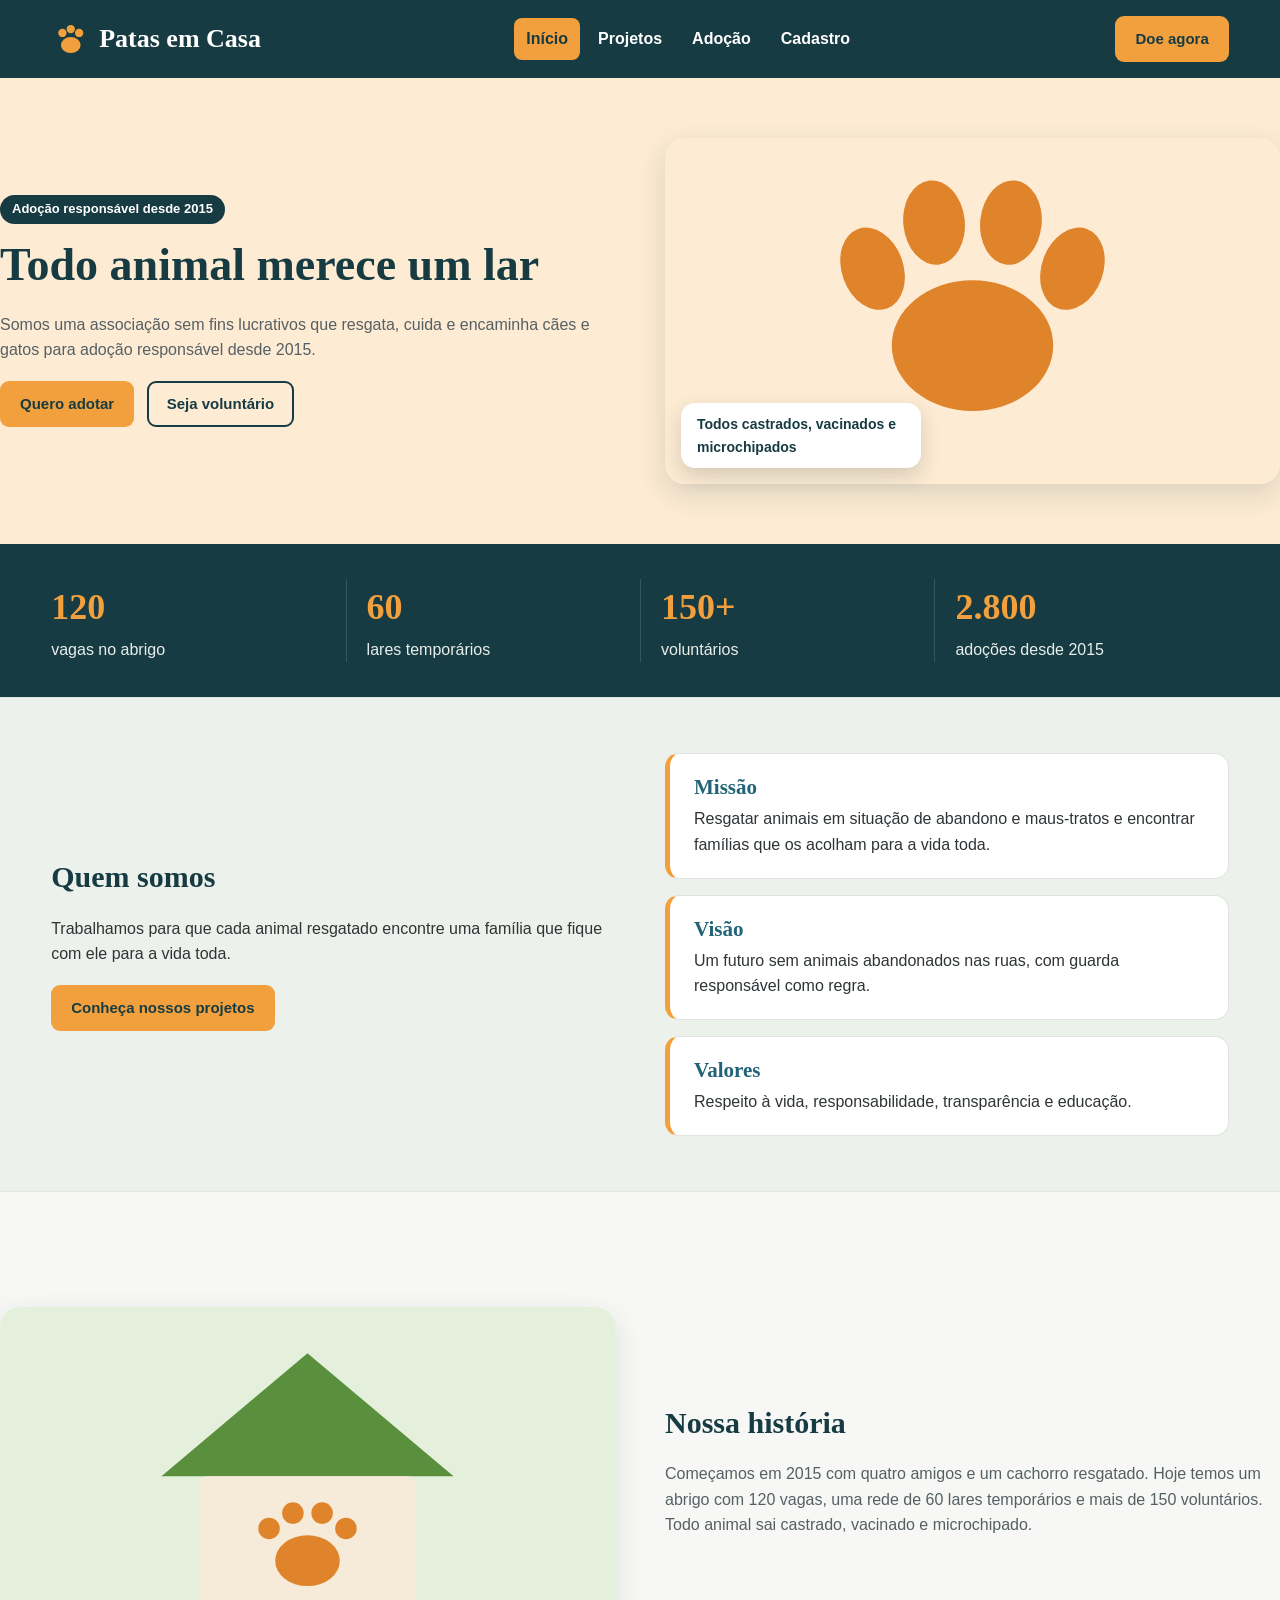
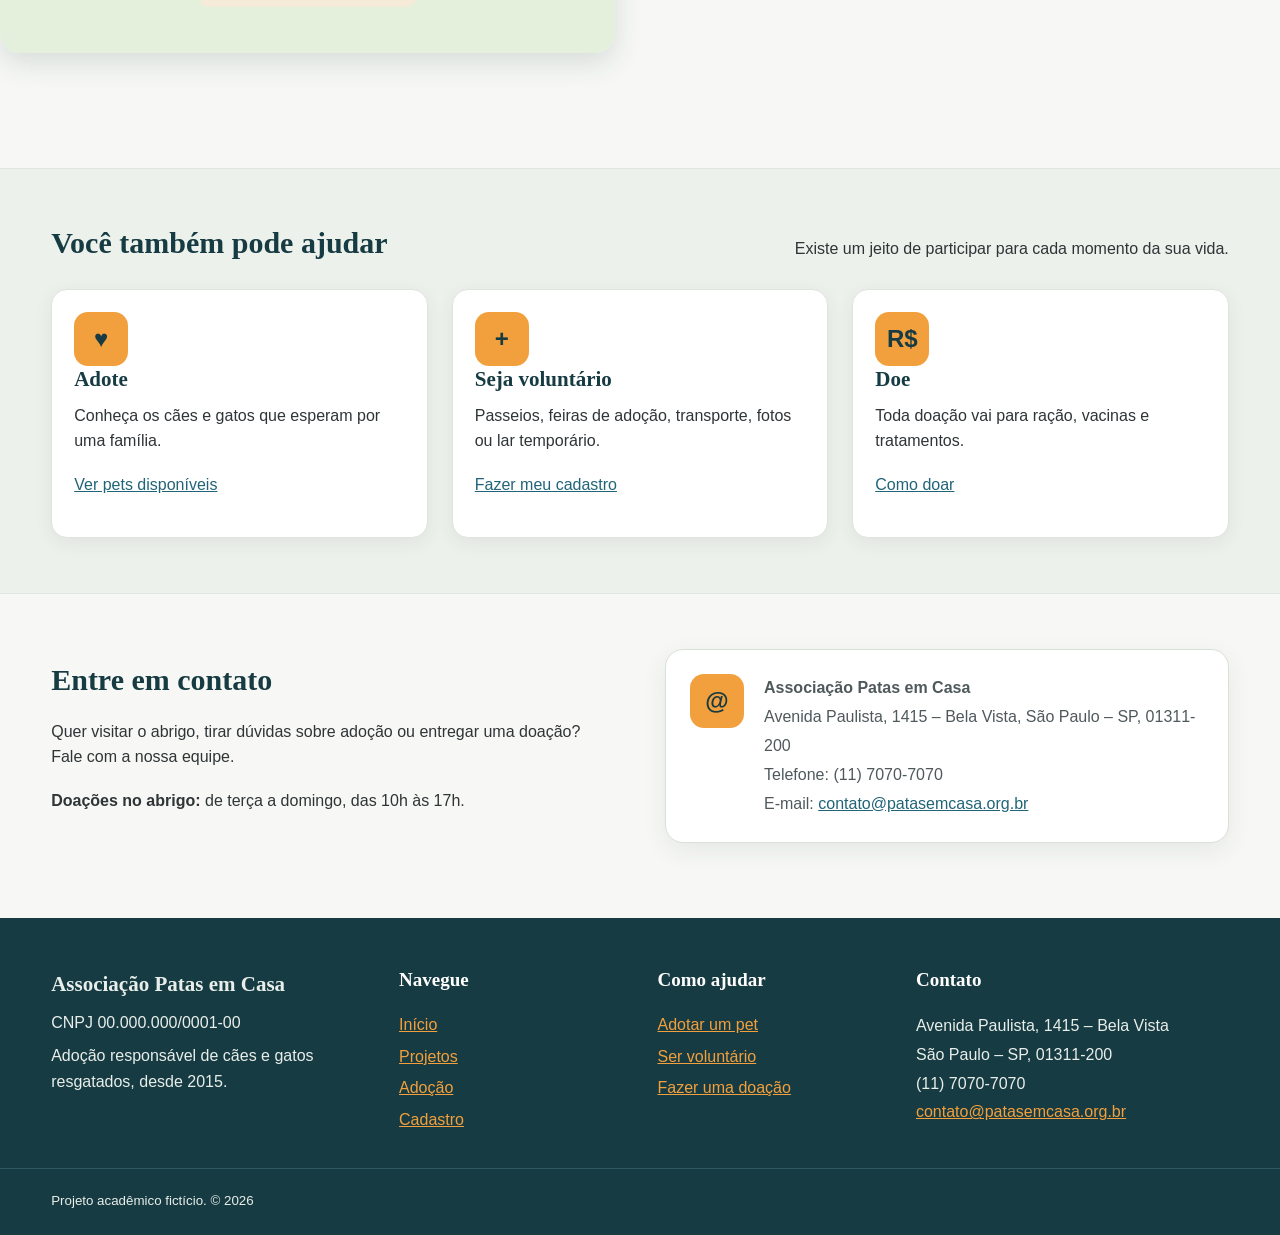
<file: index.html>
<!DOCTYPE html>
<html lang="pt-BR">
<head>
  <meta charset="utf-8">
  <meta name="viewport" content="width=device-width, initial-scale=1">
  <title>Início | Patas em Casa</title>
  <meta name="description" content="ONG de adoção responsável de cães e gatos resgatados.">
  <link rel="stylesheet" href="css/estilo.css">
</head>
<body>

  <!-- Cabeçalho: logo da ONG e links para as outras páginas. -->
  <header>
    <div class="caixa">
      <a class="logo" href="index.html"><img src="img/logo.svg" alt="" width="38" height="38">Patas em Casa</a>
      <nav aria-label="Menu principal">
        <a class="ativo" href="index.html">Início</a>
        <a href="projetos.html">Projetos</a>
        <a href="adocao.html">Adoção</a>
        <a href="cadastro.html">Cadastro</a>
      </nav>
      <a class="botao botao-topo" href="projetos.html#doar">Doe agora</a>
    </div>
  </header>

  <!-- Conteúdo principal da página inicial. -->
  <main>
    <!-- Abertura: texto à esquerda, imagem à direita com um selo sobreposto. -->
    <div class="hero">
      <div class="caixa abertura">
        <div>
          <span class="etiqueta">Adoção responsável desde 2015</span>
          <h1>Todo animal merece um lar</h1>
          <p>Somos uma associação sem fins lucrativos que resgata, cuida e encaminha cães e gatos para adoção responsável desde 2015.</p>
          <a class="botao" href="adocao.html">Quero adotar</a>
          <a class="botao botao-claro" href="cadastro.html">Seja voluntário</a>
        </div>
        <div class="hero-imagem">
          <img id="img-hero" src="img/hero.svg" width="800" height="450" alt="Ilustração de uma pata de animal em laranja">
          <span class="selo">Todos castrados, vacinados e microchipados</span>
        </div>
      </div>
    </div>

    <!-- Faixa de números ocupando a largura toda. -->
    <section class="numeros">
      <div class="caixa">
        <ul class="numeros-lista">
          <li><strong>120</strong> vagas no abrigo</li>
          <li><strong>60</strong> lares temporários</li>
          <li><strong>150+</strong> voluntários</li>
          <li><strong>2.800</strong> adoções desde 2015</li>
        </ul>
      </div>
    </section>

    <!-- Quem somos: texto de um lado, cartões empilhados do outro. -->
    <section class="destaque">
      <div class="caixa duas-partes">
        <div>
          <h2>Quem somos</h2>
          <p>Trabalhamos para que cada animal resgatado encontre uma família que fique com ele para a vida toda.</p>
          <a class="botao" href="projetos.html">Conheça nossos projetos</a>
        </div>
        <div class="pilha">
          <article>
            <h3>Missão</h3>
            <p>Resgatar animais em situação de abandono e maus-tratos e encontrar famílias que os acolham para a vida toda.</p>
          </article>
          <article>
            <h3>Visão</h3>
            <p>Um futuro sem animais abandonados nas ruas, com guarda responsável como regra.</p>
          </article>
          <article>
            <h3>Valores</h3>
            <p>Respeito à vida, responsabilidade, transparência e educação.</p>
          </article>
        </div>
      </div>
    </section>

    <!-- Nossa história: imagem à esquerda, texto à direita. -->
    <section>
      <div class="caixa abertura inversa">
        <div>
          <h2>Nossa história</h2>
          <p>Começamos em 2015 com quatro amigos e um cachorro resgatado. Hoje temos um abrigo com 120 vagas, uma rede de 60 lares temporários e mais de 150 voluntários. Todo animal sai castrado, vacinado e microchipado.</p>
        </div>
        <img src="img/historia.svg" width="800" height="450" loading="lazy" alt="Ilustração de uma casa com uma pata laranja">
      </div>
    </section>

    <!-- Três formas de ajudar, lado a lado. -->
    <section class="destaque">
      <div class="caixa">
        <div class="titulo-secao">
          <h2>Você também pode ajudar</h2>
          <p>Existe um jeito de participar para cada momento da sua vida.</p>
        </div>
        <div class="cartoes">
          <article class="cartao cartao-ajuda">
            <div>
              <div class="icone" aria-hidden="true">♥</div>
              <h3>Adote</h3>
              <p>Conheça os cães e gatos que esperam por uma família.</p>
              <p><a href="adocao.html">Ver pets disponíveis</a></p>
            </div>
          </article>
          <article class="cartao cartao-ajuda">
            <div>
              <div class="icone" aria-hidden="true">+</div>
              <h3>Seja voluntário</h3>
              <p>Passeios, feiras de adoção, transporte, fotos ou lar temporário.</p>
              <p><a href="cadastro.html">Fazer meu cadastro</a></p>
            </div>
          </article>
          <article class="cartao cartao-ajuda">
            <div>
              <div class="icone" aria-hidden="true">R$</div>
              <h3>Doe</h3>
              <p>Toda doação vai para ração, vacinas e tratamentos.</p>
              <p><a href="projetos.html#doar">Como doar</a></p>
            </div>
          </article>
        </div>
      </div>
    </section>

    <!-- Contato: chamada à esquerda, cartão com os dados à direita. -->
    <section>
      <div class="caixa duas-partes">
        <div>
          <h2>Entre em contato</h2>
          <p>Quer visitar o abrigo, tirar dúvidas sobre adoção ou entregar uma doação? Fale com a nossa equipe.</p>
          <p><strong>Doações no abrigo:</strong> de terça a domingo, das 10h às 17h.</p>
        </div>
        <div class="contato-card">
          <div class="icone" aria-hidden="true">@</div>
          <address>
            <strong>Associação Patas em Casa</strong><br>
            Avenida Paulista, 1415 – Bela Vista, São Paulo – SP, 01311-200<br>
            Telefone: (11) 7070-7070<br>
            E-mail:
            <a href="mailto:contato@patasemcasa.org.br">contato@patasemcasa.org.br</a>
          </address>
        </div>
      </div>
    </section>
  </main>

  <!-- Rodapé com informações gerais da ONG. -->
  <footer>
    <div class="caixa rodape-grade">
      <div>
        <p class="rodape-nome">Associação Patas em Casa</p>
        <p>CNPJ 00.000.000/0001-00</p>
        <p>Adoção responsável de cães e gatos resgatados, desde 2015.</p>
      </div>
      <div>
        <h2>Navegue</h2>
        <ul>
          <li><a href="index.html">Início</a></li>
          <li><a href="projetos.html">Projetos</a></li>
          <li><a href="adocao.html">Adoção</a></li>
          <li><a href="cadastro.html">Cadastro</a></li>
        </ul>
      </div>
      <div>
        <h2>Como ajudar</h2>
        <ul>
          <li><a href="adocao.html">Adotar um pet</a></li>
          <li><a href="cadastro.html">Ser voluntário</a></li>
          <li><a href="projetos.html#doar">Fazer uma doação</a></li>
        </ul>
      </div>
      <div>
        <h2>Contato</h2>
        <address>
          Avenida Paulista, 1415 – Bela Vista<br>
          São Paulo – SP, 01311-200<br>
          (11) 7070-7070<br>
          <a href="mailto:contato@patasemcasa.org.br">contato@patasemcasa.org.br</a>
        </address>
      </div>
    </div>
    <div class="caixa rodape-base"><small>Projeto acadêmico fictício. © 2026</small></div>
  </footer>

</body>
</html>
</file>
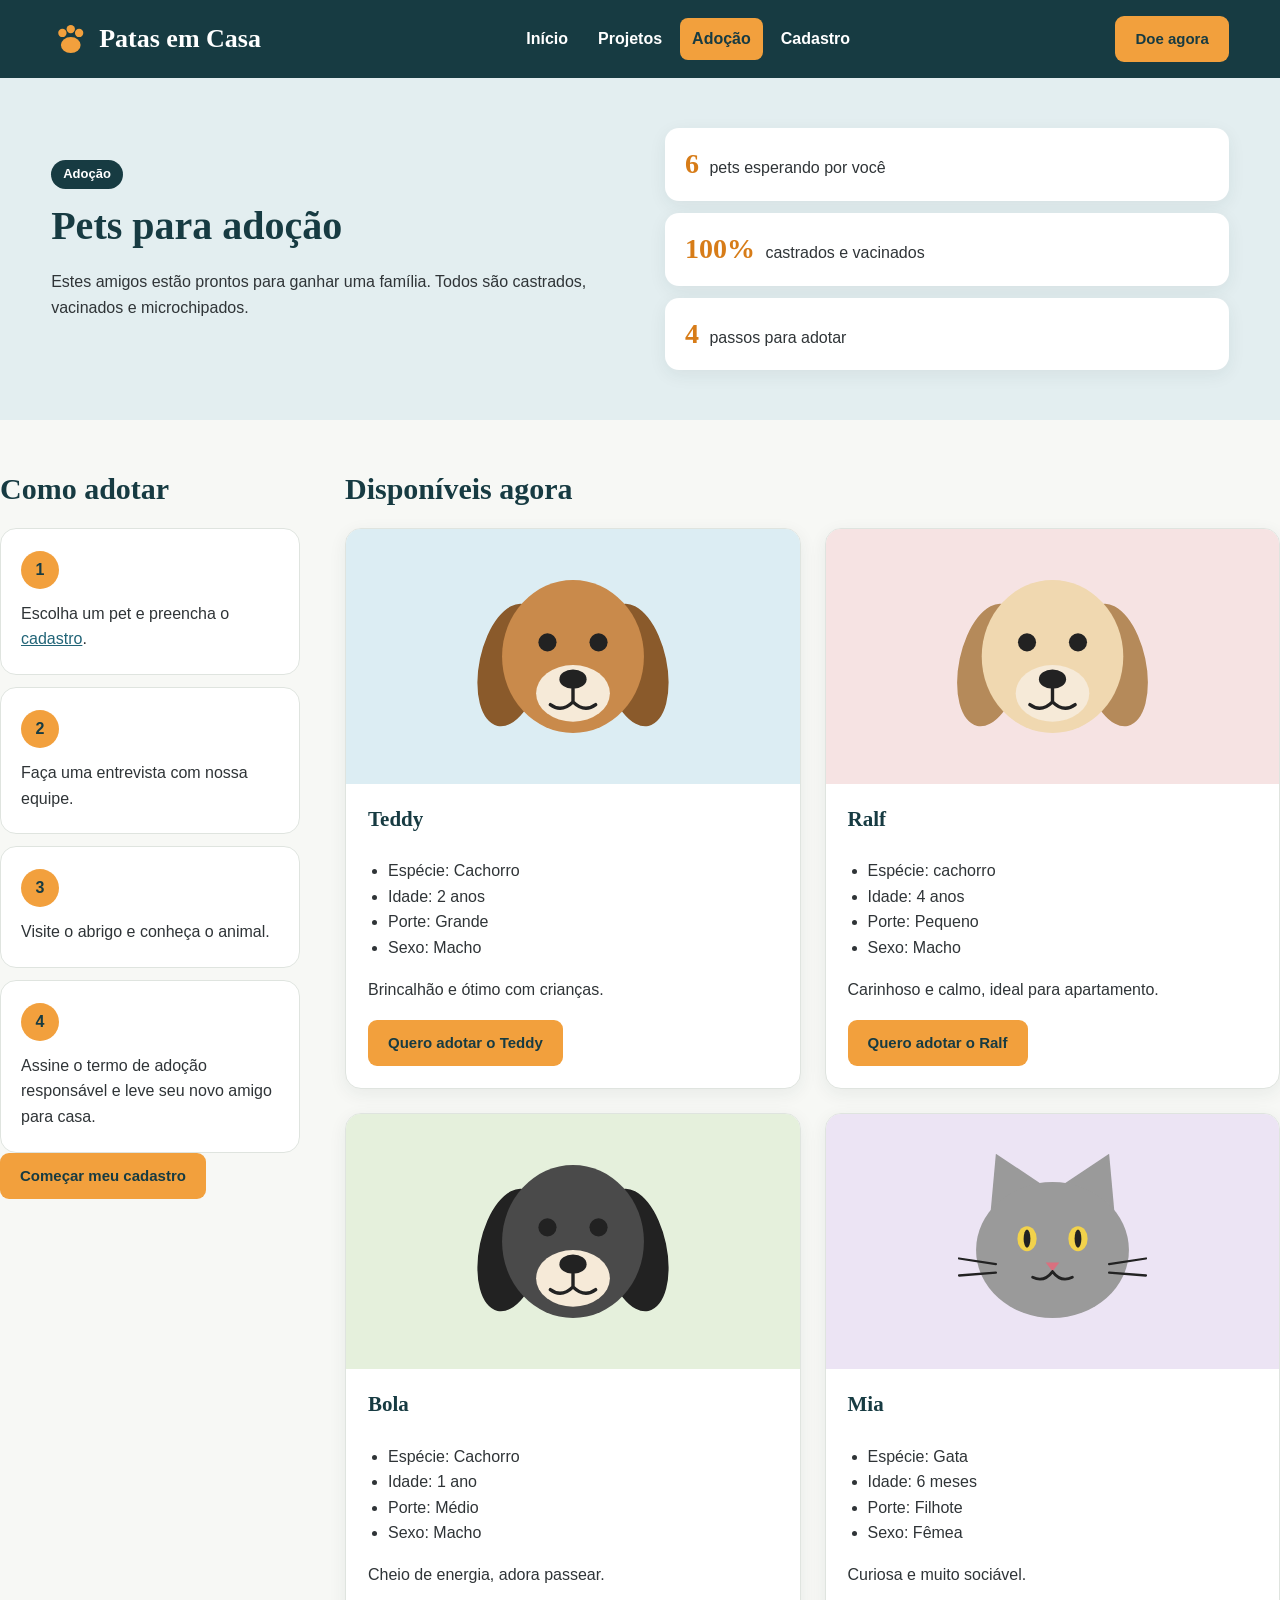
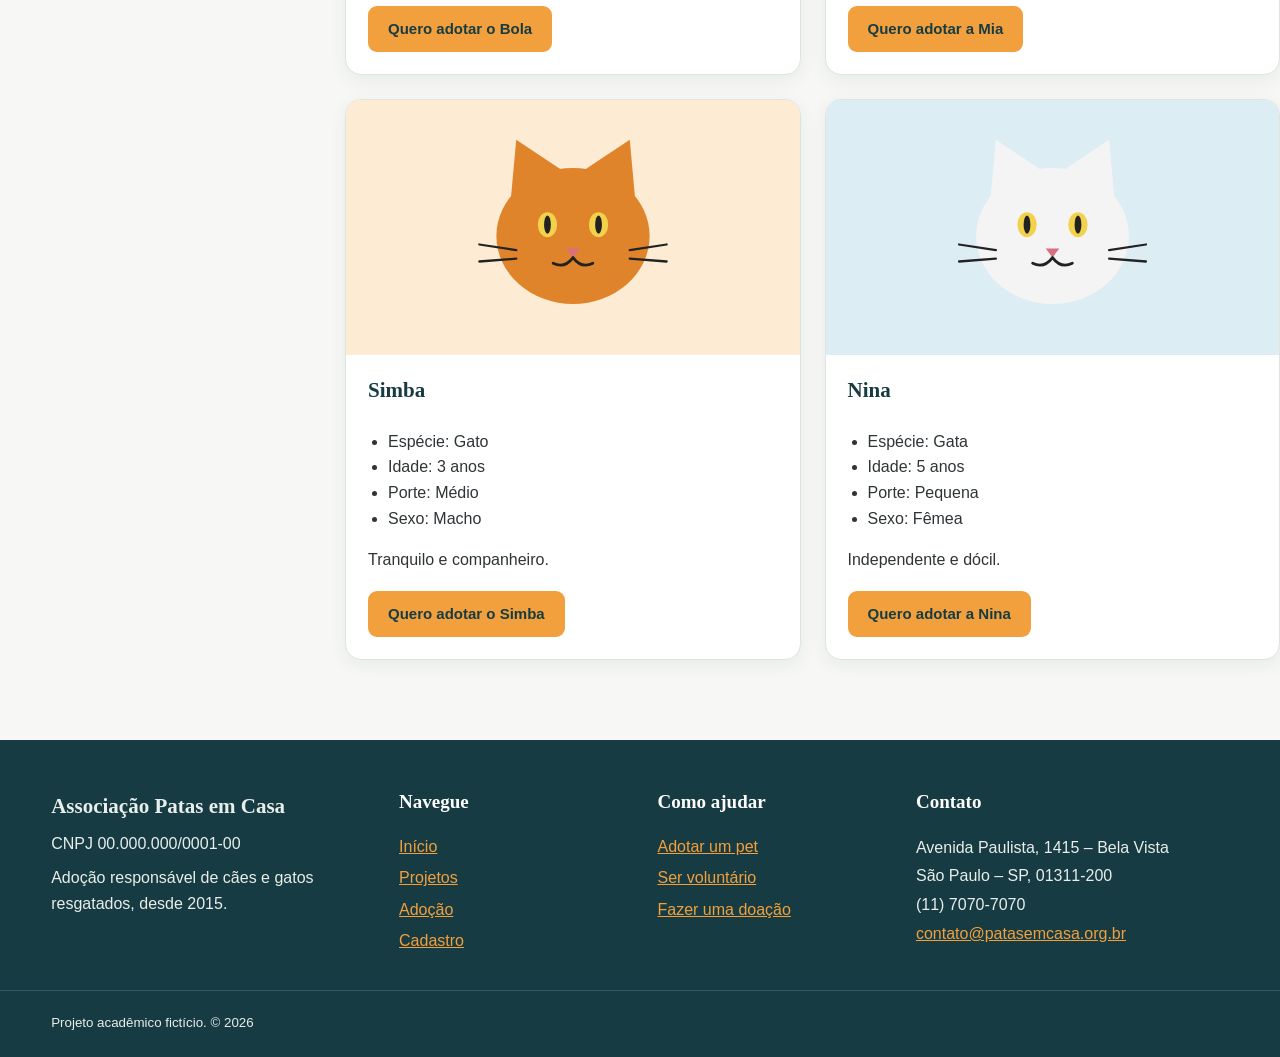
<file: adocao.html>
<!DOCTYPE html>
<html lang="pt-BR">
<head>
  <meta charset="utf-8">
  <meta name="viewport" content="width=device-width, initial-scale=1">
  <title>Adoção | Patas em Casa</title>
  <meta name="description" content="Conheça os cães e gatos disponíveis para adoção.">
  <link rel="stylesheet" href="css/estilo.css">
</head>
<body>

  <!-- Cabeçalho com o logo e o menu principal. -->
  <header>
    <div class="caixa">
      <a class="logo" href="index.html"><img src="img/logo.svg" alt="" width="38" height="38">Patas em Casa</a>
      <nav aria-label="Menu principal">
        <a href="index.html">Início</a>
        <a href="projetos.html">Projetos</a>
        <a class="ativo" href="adocao.html">Adoção</a>
        <a href="cadastro.html">Cadastro</a>
      </nav>
      <a class="botao botao-topo" href="projetos.html#doar">Doe agora</a>
    </div>
  </header>

  <main>
    <div class="topo">
      <div class="caixa duas-partes">
        <div>
          <span class="etiqueta">Adoção</span>
          <h1>Pets para adoção</h1>
          <p>Estes amigos estão prontos para ganhar uma família. Todos são castrados, vacinados e microchipados.</p>
        </div>
        <ul class="mini-numeros">
          <li><strong>6</strong> pets esperando por você</li>
          <li><strong>100%</strong> castrados e vacinados</li>
          <li><strong>4</strong> passos para adotar</li>
        </ul>
      </div>
    </div>

    <!-- Lateral com o passo a passo (aside) e a lista de pets ao lado. -->
    <div class="caixa lateral-layout">
      <aside>
        <h2>Como adotar</h2>
        <ol class="passos">
          <li>Escolha um pet e preencha o <a href="cadastro.html">cadastro</a>.</li>
          <li>Faça uma entrevista com nossa equipe.</li>
          <li>Visite o abrigo e conheça o animal.</li>
          <li>Assine o termo de adoção responsável e leve seu novo amigo para casa.</li>
        </ol>
        <a class="botao" href="cadastro.html">Começar meu cadastro</a>
      </aside>

      <section>
        <h2>Disponíveis agora</h2>
        <!-- Mantenha sempre um número PAR de pets (2, 4, 6, 8...) para a grade ficar completa. -->
        <div class="cartoes pets">
          <article class="cartao">
            <img id="img-pet-thor" src="img/pet-thor.svg" width="800" height="450" loading="lazy" alt="Ilustração de um cachorro caramelo">
            <div>
              <h3>Teddy</h3>
              <ul>
                <li>Espécie: Cachorro</li>
                <li>Idade: 2 anos</li>
                <li>Porte: Grande</li>
                <li>Sexo: Macho</li>
              </ul>
              <p>Brincalhão e ótimo com crianças.</p>
              <a class="botao" href="cadastro.html">Quero adotar o Teddy</a>
            </div>
          </article>
          <article class="cartao">
            <img id="img-pet-luna" src="img/pet-luna.svg" width="800" height="450" loading="lazy" alt="Ilustração de uma cachorra bege">
            <div>
              <h3>Ralf</h3>
              <ul>
                <li>Espécie: cachorro</li>
                <li>Idade: 4 anos</li>
                <li>Porte: Pequeno</li>
                <li>Sexo: Macho</li>
              </ul>
              <p>Carinhoso e calmo, ideal para apartamento.</p>
              <a class="botao" href="cadastro.html">Quero adotar o Ralf</a>
            </div>
          </article>
          <article class="cartao">
            <img id="img-pet-bento" src="img/pet-bento.svg" width="800" height="450" loading="lazy" alt="Ilustração de um cachorro preto">
            <div>
              <h3>Bola</h3>
              <ul>
                <li>Espécie: Cachorro</li>
                <li>Idade: 1 ano</li>
                <li>Porte: Médio</li>
                <li>Sexo: Macho</li>
              </ul>
              <p>Cheio de energia, adora passear.</p>
              <a class="botao" href="cadastro.html">Quero adotar o Bola</a>
            </div>
          </article>
          <article class="cartao">
            <img id="img-pet-mia" src="img/pet-mia.svg" width="800" height="450" loading="lazy" alt="Ilustração de uma gata cinza">
            <div>
              <h3>Mia</h3>
              <ul>
                <li>Espécie: Gata</li>
                <li>Idade: 6 meses</li>
                <li>Porte: Filhote</li>
                <li>Sexo: Fêmea</li>
              </ul>
              <p>Curiosa e muito sociável.</p>
              <a class="botao" href="cadastro.html">Quero adotar a Mia</a>
            </div>
          </article>
          <article class="cartao">
            <img id="img-pet-simba" src="img/pet-simba.svg" width="800" height="450" loading="lazy" alt="Ilustração de um gato laranja">
            <div>
              <h3>Simba</h3>
              <ul>
                <li>Espécie: Gato</li>
                <li>Idade: 3 anos</li>
                <li>Porte: Médio</li>
                <li>Sexo: Macho</li>
              </ul>
              <p>Tranquilo e companheiro.</p>
              <a class="botao" href="cadastro.html">Quero adotar o Simba</a>
            </div>
          </article>
          <article class="cartao">
            <img id="img-pet-nina" src="img/pet-nina.svg" width="800" height="450" loading="lazy" alt="Ilustração de uma gata branca">
            <div>
              <h3>Nina</h3>
              <ul>
                <li>Espécie: Gata</li>
                <li>Idade: 5 anos</li>
                <li>Porte: Pequena</li>
                <li>Sexo: Fêmea</li>
              </ul>
              <p>Independente e dócil.</p>
              <a class="botao" href="cadastro.html">Quero adotar a Nina</a>
            </div>
          </article>
        </div>
      </section>
    </div>
  </main>

  <footer>
    <div class="caixa rodape-grade">
      <div>
        <p class="rodape-nome">Associação Patas em Casa</p>
        <p>CNPJ 00.000.000/0001-00</p>
        <p>Adoção responsável de cães e gatos resgatados, desde 2015.</p>
      </div>
      <div>
        <h2>Navegue</h2>
        <ul>
          <li><a href="index.html">Início</a></li>
          <li><a href="projetos.html">Projetos</a></li>
          <li><a href="adocao.html">Adoção</a></li>
          <li><a href="cadastro.html">Cadastro</a></li>
        </ul>
      </div>
      <div>
        <h2>Como ajudar</h2>
        <ul>
          <li><a href="adocao.html">Adotar um pet</a></li>
          <li><a href="cadastro.html">Ser voluntário</a></li>
          <li><a href="projetos.html#doar">Fazer uma doação</a></li>
        </ul>
      </div>
      <div>
        <h2>Contato</h2>
        <address>
          Avenida Paulista, 1415 – Bela Vista<br>
          São Paulo – SP, 01311-200<br>
          (11) 7070-7070<br>
          <a href="mailto:contato@patasemcasa.org.br">contato@patasemcasa.org.br</a>
        </address>
      </div>
    </div>
    <div class="caixa rodape-base"><small>Projeto acadêmico fictício. © 2026</small></div>
  </footer>

</body>
</html>
</file>
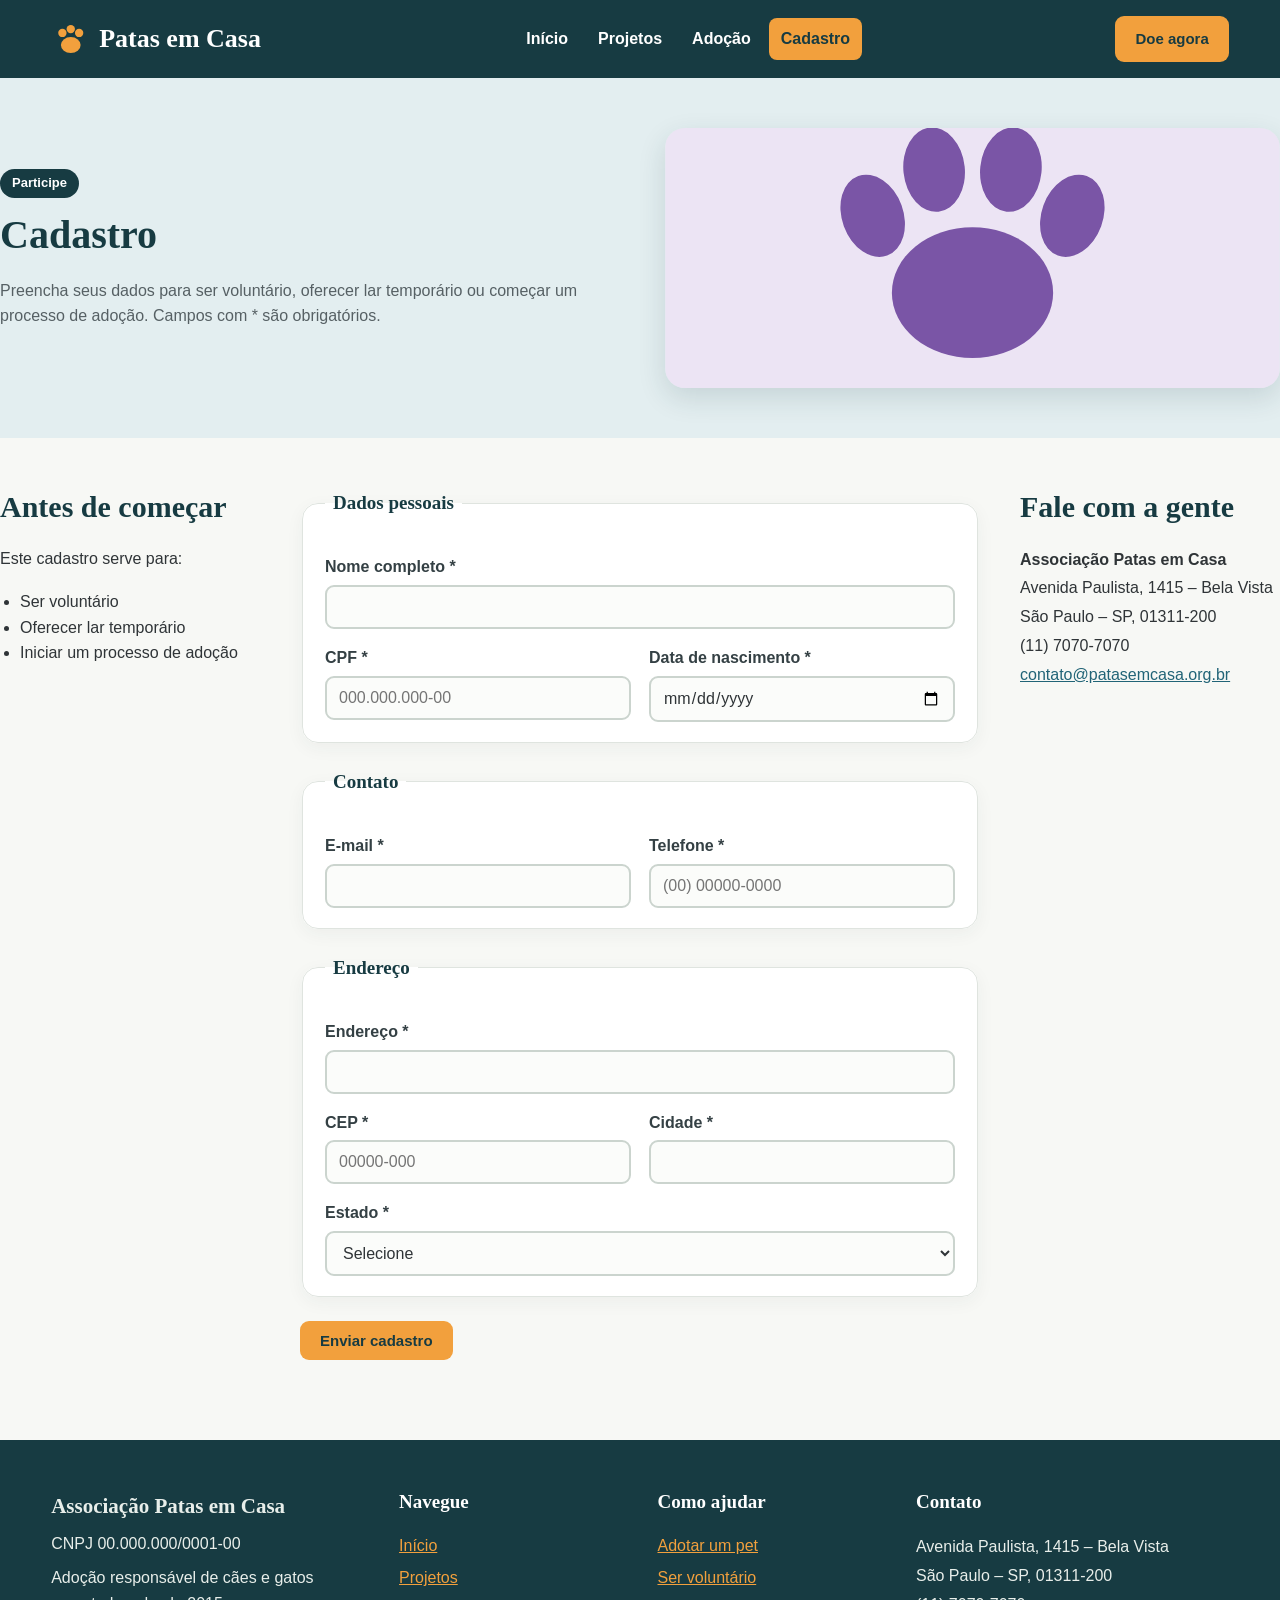
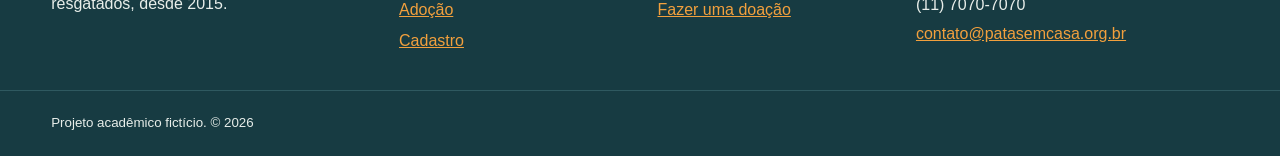
<file: cadastro.html>
<!DOCTYPE html>
<html lang="pt-BR">
<head>
  <meta charset="utf-8">
  <meta name="viewport" content="width=device-width, initial-scale=1">
  <title>Cadastro | Patas em Casa</title>
  <meta name="description" content="Cadastre-se como voluntário, lar temporário ou adotante.">
  <link rel="stylesheet" href="css/estilo.css">
</head>
<body>

  <!-- Cabeçalho com o logo e o menu principal. -->
  <header>
    <div class="caixa">
      <a class="logo" href="index.html"><img src="img/logo.svg" alt="" width="38" height="38">Patas em Casa</a>
      <nav aria-label="Menu principal">
        <a href="index.html">Início</a>
        <a href="projetos.html">Projetos</a>
        <a href="adocao.html">Adoção</a>
        <a class="ativo" href="cadastro.html">Cadastro</a>
      </nav>
      <a class="botao botao-topo" href="projetos.html#doar">Doe agora</a>
    </div>
  </header>

  <main>
    <div class="topo">
    <div class="caixa abertura">
      <div>
        <span class="etiqueta">Participe</span>
          <h1>Cadastro</h1>
        <p>Preencha seus dados para ser voluntário, oferecer lar temporário ou começar um processo de adoção. Campos com * são obrigatórios.</p>
      </div>
      <img id="img-voluntarios" src="img/voluntarios.svg" width="800" height="450" alt="Ilustração de uma pata roxa">
    </div>
    </div>

    <!-- Coluna de apoio à esquerda, formulário à direita. -->
    <div class="caixa cadastro-layout">
      <aside>
        <h2>Antes de começar</h2>
        <p>Este cadastro serve para:</p>
        <ul class="lista-info">
          <li>Ser voluntário</li>
          <li>Oferecer lar temporário</li>
          <li>Iniciar um processo de adoção</li>
        </ul>
      </aside>
      <div>
      <!-- O próprio navegador ajuda a validar campos obrigatórios e formatos. -->
      <form action="#" method="post">

        <!-- fieldset agrupa informações relacionadas; legend dá nome ao grupo. -->
        <fieldset>
          <legend>Dados pessoais</legend>

          <label for="nome">Nome completo *</label>
          <input type="text" id="nome" name="nome" minlength="5" required>

          <!-- Em telas maiores, estes dois campos ficam lado a lado. -->
          <div class="duas-colunas">
            <!-- pattern define o formato que o usuário deve digitar. -->
            <div>
              <label for="cpf">CPF *</label>
              <input type="text" id="cpf" name="cpf" placeholder="000.000.000-00" pattern="[0-9]{3}\.[0-9]{3}\.[0-9]{3}-[0-9]{2}" title="Formato: 000.000.000-00" required>
            </div>
            <div>
              <label for="nascimento">Data de nascimento *</label>
              <input type="date" id="nascimento" name="nascimento" required>
            </div>
          </div>
        </fieldset>

        <fieldset>
          <legend>Contato</legend>

          <div class="duas-colunas">
            <div>
              <label for="email">E-mail *</label>
              <input type="email" id="email" name="email" required>
            </div>
            <div>
              <label for="telefone">Telefone *</label>
              <input type="tel" id="telefone" name="telefone" placeholder="(00) 00000-0000" pattern="\([0-9]{2}\) [0-9]{4,5}-[0-9]{4}" title="Formato: (00) 00000-0000" required>
            </div>
          </div>
        </fieldset>

        <fieldset>
          <legend>Endereço</legend>

          <label for="endereco">Endereço *</label>
          <input type="text" id="endereco" name="endereco" required>

          <div class="duas-colunas">
            <div>
              <label for="cep">CEP *</label>
              <input type="text" id="cep" name="cep" placeholder="00000-000" pattern="[0-9]{5}-[0-9]{3}" title="Formato: 00000-000" required>
            </div>
            <div>
              <label for="cidade">Cidade *</label>
              <input type="text" id="cidade" name="cidade" required>
            </div>
          </div>

          <label for="estado">Estado *</label>
          <select id="estado" name="estado" required>
            <option value="">Selecione</option>
            <option>AC</option><option>AL</option><option>AP</option><option>AM</option><option>BA</option><option>CE</option><option>DF</option><option>ES</option><option>GO</option><option>MA</option><option>MT</option><option>MS</option><option>MG</option><option>PA</option><option>PB</option><option>PR</option><option>PE</option><option>PI</option><option>RJ</option><option>RN</option><option>RS</option><option>RO</option><option>RR</option><option>SC</option><option>SP</option><option>SE</option><option>TO</option>
          </select>
        </fieldset>

        <button class="botao" type="submit">Enviar cadastro</button>
      </form>
      </div>
      <aside>
        <h2>Fale com a gente</h2>
        <address>
          <strong>Associação Patas em Casa</strong><br>
          Avenida Paulista, 1415 – Bela Vista<br>
          São Paulo – SP, 01311-200<br>
          (11) 7070-7070<br>
          <a href="mailto:contato@patasemcasa.org.br">contato@patasemcasa.org.br</a>
        </address>
      </aside>
    </div>
  </main>

  <footer>
    <div class="caixa rodape-grade">
      <div>
        <p class="rodape-nome">Associação Patas em Casa</p>
        <p>CNPJ 00.000.000/0001-00</p>
        <p>Adoção responsável de cães e gatos resgatados, desde 2015.</p>
      </div>
      <div>
        <h2>Navegue</h2>
        <ul>
          <li><a href="index.html">Início</a></li>
          <li><a href="projetos.html">Projetos</a></li>
          <li><a href="adocao.html">Adoção</a></li>
          <li><a href="cadastro.html">Cadastro</a></li>
        </ul>
      </div>
      <div>
        <h2>Como ajudar</h2>
        <ul>
          <li><a href="adocao.html">Adotar um pet</a></li>
          <li><a href="cadastro.html">Ser voluntário</a></li>
          <li><a href="projetos.html#doar">Fazer uma doação</a></li>
        </ul>
      </div>
      <div>
        <h2>Contato</h2>
        <address>
          Avenida Paulista, 1415 – Bela Vista<br>
          São Paulo – SP, 01311-200<br>
          (11) 7070-7070<br>
          <a href="mailto:contato@patasemcasa.org.br">contato@patasemcasa.org.br</a>
        </address>
      </div>
    </div>
    <div class="caixa rodape-base"><small>Projeto acadêmico fictício. © 2026</small></div>
  </footer>

  <!-- JavaScript responsável pelas máscaras de CPF, telefone e CEP. -->
  <script src="js/mascaras.js"></script>
</body>
</html>
</file>
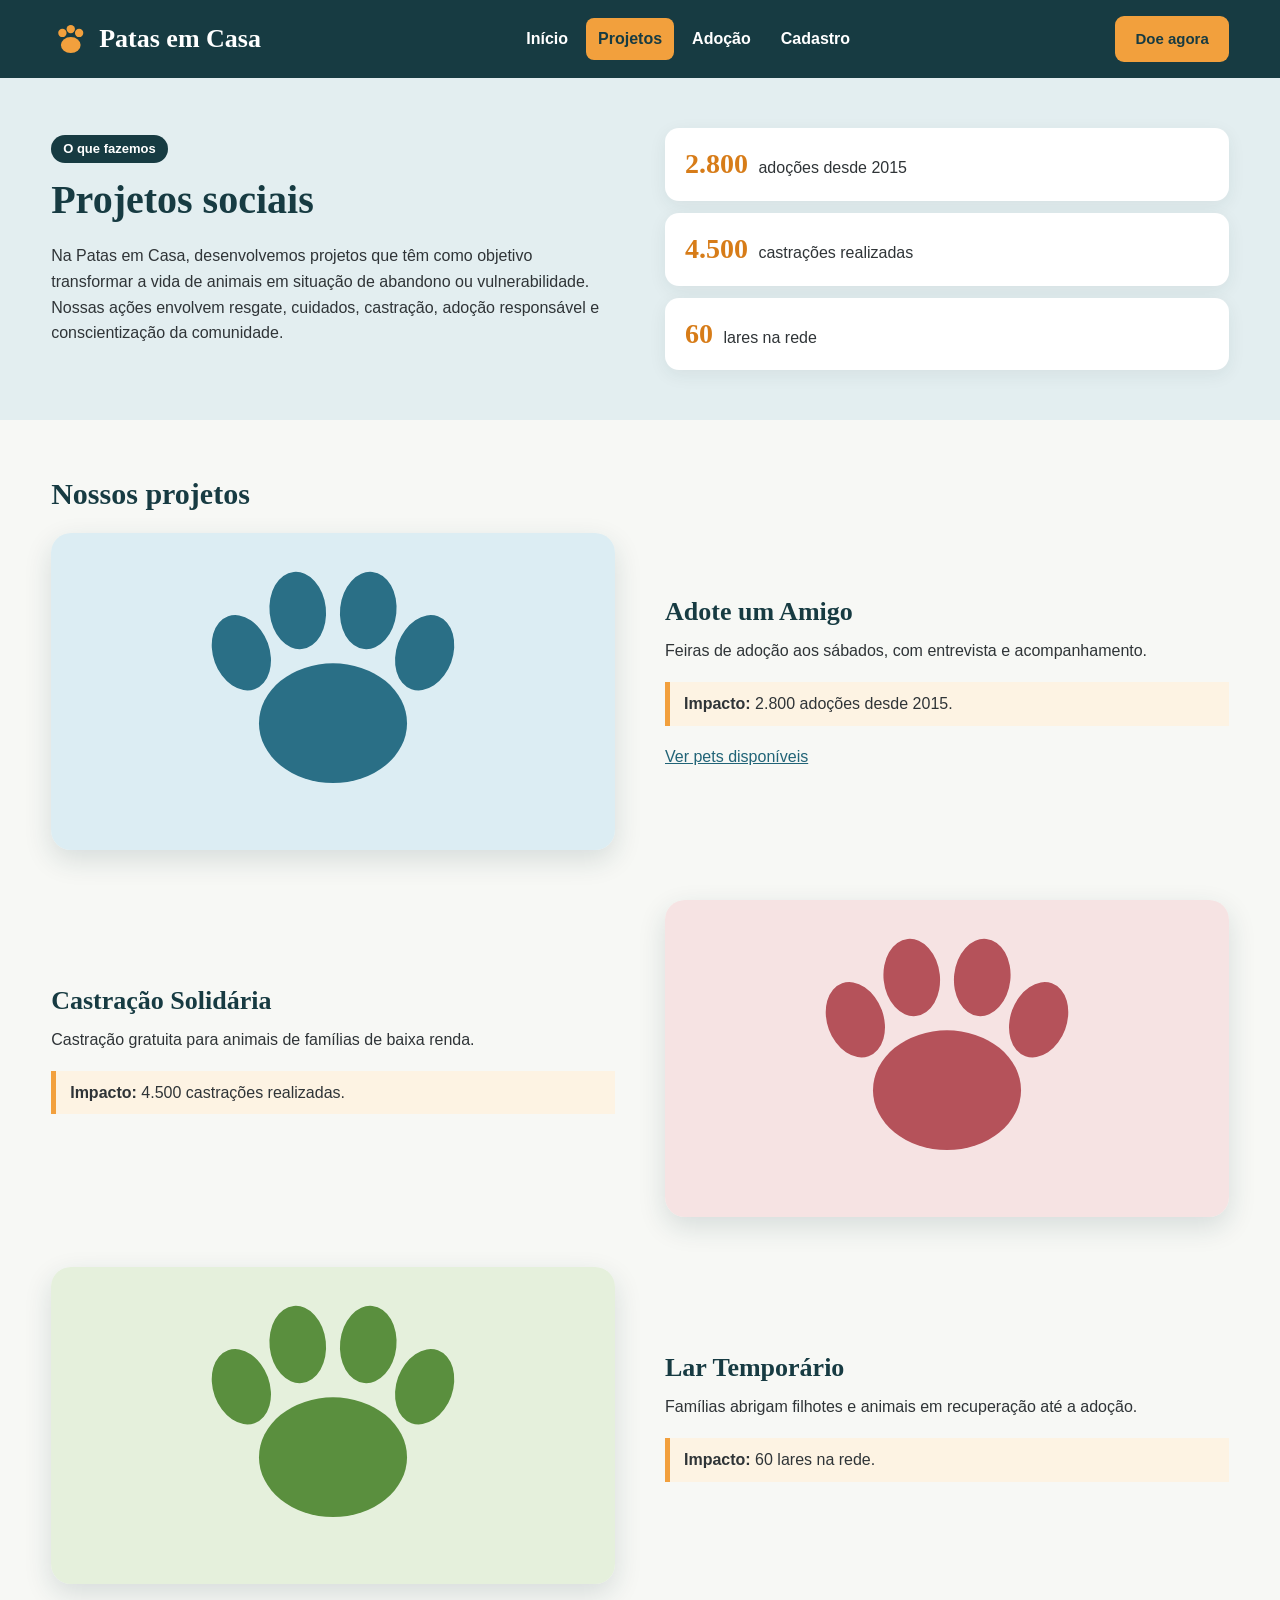
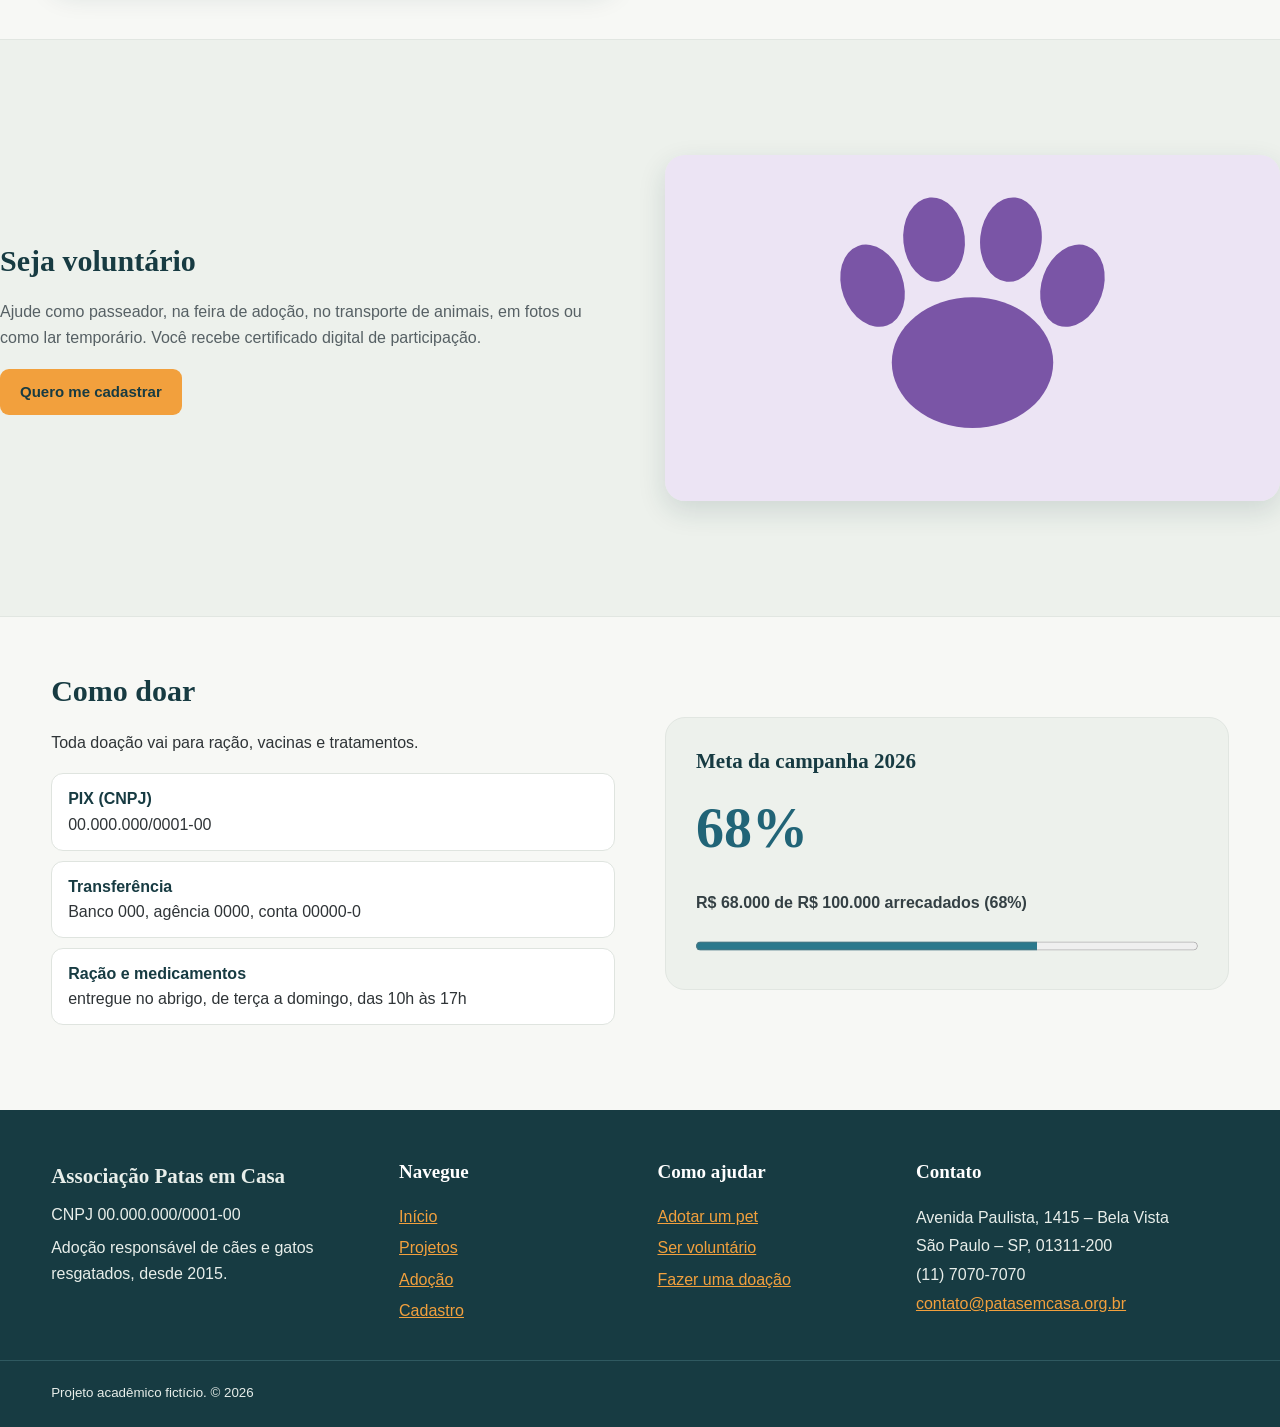
<file: projetos.html>
<!DOCTYPE html>
<html lang="pt-BR">
<head>
  <meta charset="utf-8">
  <meta name="viewport" content="width=device-width, initial-scale=1">
  <title>Projetos | Patas em Casa</title>
  <meta name="description" content="Conheça nossos projetos, seja voluntário e saiba como doar.">
  <link rel="stylesheet" href="css/estilo.css">
</head>
<body>

  <!-- Cabeçalho com o logo e o menu principal. -->
  <header>
    <div class="caixa">
      <a class="logo" href="index.html"><img src="img/logo.svg" alt="" width="38" height="38">Patas em Casa</a>
      <nav aria-label="Menu principal">
        <a href="index.html">Início</a>
        <a class="ativo" href="projetos.html">Projetos</a>
        <a href="adocao.html">Adoção</a>
        <a href="cadastro.html">Cadastro</a>
      </nav>
      <a class="botao botao-topo" href="projetos.html#doar">Doe agora</a>
    </div>
  </header>

  <main>
    <div class="topo">
      <div class="caixa duas-partes">
        <div>
          <span class="etiqueta">O que fazemos</span>
          <h1>Projetos sociais</h1>
          <p>Na Patas em Casa, desenvolvemos projetos que têm como objetivo transformar a vida de animais em situação de abandono ou vulnerabilidade. Nossas ações envolvem resgate, cuidados, castração, adoção responsável e conscientização da comunidade.</p>
        </div>
        <ul class="mini-numeros">
          <li><strong>2.800</strong> adoções desde 2015</li>
          <li><strong>4.500</strong> castrações realizadas</li>
          <li><strong>60</strong> lares na rede</li>
        </ul>
      </div>
    </div>

    <!-- Cada projeto ocupa uma linha; a imagem alterna de lado. -->
    <section>
      <div class="caixa">
        <h2>Nossos projetos</h2>
      <article class="projeto">
        <img id="img-adocao" src="img/adocao.svg" width="800" height="450" loading="lazy" alt="Ilustração de uma pata azul">
        <div>
          <h3>Adote um Amigo</h3>
          <p>Feiras de adoção aos sábados, com entrevista e acompanhamento.</p>
          <p class="impacto"><strong>Impacto:</strong> 2.800 adoções desde 2015.</p>
          <p><a href="adocao.html">Ver pets disponíveis</a></p>
        </div>
      </article>
      <article class="projeto inverso">
        <img id="img-castracao" src="img/castracao.svg" width="800" height="450" loading="lazy" alt="Ilustração de uma pata vermelha">
        <div>
          <h3>Castração Solidária</h3>
          <p>Castração gratuita para animais de famílias de baixa renda.</p>
          <p class="impacto"><strong>Impacto:</strong> 4.500 castrações realizadas.</p>
        </div>
      </article>
      <article class="projeto">
        <img id="img-lar" src="img/lar.svg" width="800" height="450" loading="lazy" alt="Ilustração de uma pata verde">
        <div>
          <h3>Lar Temporário</h3>
          <p>Famílias abrigam filhotes e animais em recuperação até a adoção.</p>
          <p class="impacto"><strong>Impacto:</strong> 60 lares na rede.</p>
        </div>
      </article>
      </div>
    </section>

    <section class="destaque">
      <div class="caixa abertura">
        <div>
          <h2>Seja voluntário</h2>
          <p>Ajude como passeador, na feira de adoção, no transporte de animais, em fotos ou como lar temporário. Você recebe certificado digital de participação.</p>
          <a class="botao" href="cadastro.html">Quero me cadastrar</a>
        </div>
        <img id="img-voluntarios" src="img/voluntarios.svg" width="800" height="450" loading="lazy" alt="Ilustração de uma pata roxa">
      </div>
    </section>

    <!-- Doação: formas de doar de um lado, meta da campanha do outro. -->
    <section id="doar">
      <div class="caixa duas-partes">
        <div>
          <h2>Como doar</h2>
          <p>Toda doação vai para ração, vacinas e tratamentos.</p>
          <ul class="formas-doar">
            <li><strong>PIX (CNPJ)</strong> 00.000.000/0001-00</li>
            <li><strong>Transferência</strong> Banco 000, agência 0000, conta 00000-0</li>
            <li><strong>Ração e medicamentos</strong> entregue no abrigo, de terça a domingo, das 10h às 17h</li>
          </ul>
        </div>
        <div class="painel-meta">
          <h3>Meta da campanha 2026</h3>
          <p class="valor">68%</p>
          <p><label for="meta">R$ 68.000 de R$ 100.000 arrecadados (68%)</label></p>
          <!-- progress mostra uma barra de progresso -->
          <progress id="meta" value="68" max="100">68%</progress>
        </div>
      </div>
    </section>
  </main>

  <footer>
    <div class="caixa rodape-grade">
      <div>
        <p class="rodape-nome">Associação Patas em Casa</p>
        <p>CNPJ 00.000.000/0001-00</p>
        <p>Adoção responsável de cães e gatos resgatados, desde 2015.</p>
      </div>
      <div>
        <h2>Navegue</h2>
        <ul>
          <li><a href="index.html">Início</a></li>
          <li><a href="projetos.html">Projetos</a></li>
          <li><a href="adocao.html">Adoção</a></li>
          <li><a href="cadastro.html">Cadastro</a></li>
        </ul>
      </div>
      <div>
        <h2>Como ajudar</h2>
        <ul>
          <li><a href="adocao.html">Adotar um pet</a></li>
          <li><a href="cadastro.html">Ser voluntário</a></li>
          <li><a href="projetos.html#doar">Fazer uma doação</a></li>
        </ul>
      </div>
      <div>
        <h2>Contato</h2>
        <address>
          Avenida Paulista, 1415 – Bela Vista<br>
          São Paulo – SP, 01311-200<br>
          (11) 7070-7070<br>
          <a href="mailto:contato@patasemcasa.org.br">contato@patasemcasa.org.br</a>
        </address>
      </div>
    </div>
    <div class="caixa rodape-base"><small>Projeto acadêmico fictício. © 2026</small></div>
  </footer>

</body>
</html>
</file>
<file: css/estilo.css>
/* =====================================================
   PATAS EM CASA - ESTILO PRINCIPAL
   ===================================================== */

/* ---------- CONFIGURAÇÕES GERAIS ---------- */

* {
  box-sizing: border-box;
}

body {
  margin: 0;
  min-height: 100vh;
  display: flex;
  flex-direction: column;
  background: #f7f8f5;
  color: #2f3437;
  font-family: "Segoe UI", Arial, sans-serif;
  font-size: 16px;
  line-height: 1.6;
}

main {
  flex: 1;
}

.caixa {
  width: 100%;
  max-width: 1400px;
  margin: 0 auto;
  padding: 0 4%;
}

img {
  display: block;
  max-width: 100%;
  height: auto;
}

hr {
  border: 0;
  border-top: 1px solid #dfe4df;
}


/* ---------- TEXTOS ---------- */

h1,
h2,
h3 {
  margin-top: 0;
  color: #173b42;
  font-family: Georgia, "Times New Roman", serif;
  line-height: 1.25;
}

h1 {
  margin-bottom: 18px;
  font-size: 40px;
}

h2 {
  margin-bottom: 20px;
  font-size: 30px;
}

h3 {
  margin-bottom: 10px;
  font-size: 21px;
}

p {
  max-width: 70ch;
  margin: 0 0 18px;
}

a {
  color: #216477;
}

a:hover {
  color: #d77c18;
}


/* ---------- CABEÇALHO ---------- */

header {
  padding: 16px 0;
  background: #173b42;
  box-shadow: 0 3px 12px rgba(23, 59, 66, 0.12);
}

header .caixa {
  display: flex;
  flex-wrap: wrap;
  align-items: center;
  justify-content: space-between;
  gap: 16px;
}

.logo {
  display: flex;
  align-items: center;
  gap: 10px;
  color: white;
  font-family: Georgia, "Times New Roman", serif;
  font-size: 26px;
  font-weight: bold;
  text-decoration: none;
}

nav {
  display: flex;
  flex-wrap: wrap;
  gap: 6px;
}

nav a {
  padding: 8px 12px;
  border-radius: 8px;
  color: white;
  font-size: 16px;
  font-weight: 600;
  text-decoration: none;
}

nav a:hover {
  background: #24515a;
  color: white;
}

nav a.ativo {
  background: #f2a03d;
  color: #173b42;
}

.botao-topo {
  padding: 9px 18px;
}


/* ---------- HERO / ABERTURA ---------- */

.hero {
  position: relative;
  overflow: hidden;
  background: #fdebd3;
}

.abertura {
  display: grid;
  grid-template-columns: 1fr 1fr;
  align-items: center;
  gap: 50px;
  padding: 60px 0;
}

.abertura.inversa > img {
  order: -1;
}

.abertura img,
.projeto img {
  width: 100%;
  border-radius: 20px;
  box-shadow: 0 10px 28px rgba(23, 59, 66, 0.14);
}

.hero h1 {
  font-size: 46px;
}

.abertura p {
  color: #566064;
}

.etiqueta {
  display: inline-block;
  margin-bottom: 12px;
  padding: 4px 12px;
  border-radius: 999px;
  background: #173b42;
  color: white;
  font-size: 13px;
  font-weight: bold;
}

.hero-imagem {
  position: relative;
}

.selo {
  position: absolute;
  left: 16px;
  bottom: 16px;
  max-width: 240px;
  padding: 10px 16px;
  border-radius: 14px;
  background: white;
  box-shadow: 0 8px 20px rgba(32, 53, 57, 0.18);
  color: #173b42;
  font-size: 14px;
  font-weight: bold;
}

.duas-partes,
.projeto {
  display: grid;
  grid-template-columns: 1fr 1fr;
  align-items: center;
  gap: 50px;
}

.topo {
  padding: 50px 0;
  background: #e3eef0;
}

.topo .abertura {
  padding: 0;
}

.topo .abertura img {
  max-height: 260px;
  object-fit: cover;
}


/* ---------- SEÇÕES ---------- */

section {
  padding: 55px 0;
}

.destaque {
  background: #edf1ec;
  border-top: 1px solid #e1e6e1;
  border-bottom: 1px solid #e1e6e1;
}


/* ---------- CARTÕES ---------- */

.cartoes {
  display: grid;
  grid-template-columns: repeat(auto-fit, minmax(280px, 1fr));
  gap: 24px;
}

.cartao,
.cartao > div {
  display: flex;
  flex-direction: column;
}

.cartao {
  height: 100%;
  overflow: hidden;
  border: 1px solid #dfe4df;
  border-radius: 16px;
  background: white;
  box-shadow: 0 5px 18px rgba(32, 53, 57, 0.07);
}

.cartao:hover {
  transform: translateY(-3px);
}

.cartao img {
  width: 100%;
}

.cartao > div {
  flex: 1;
  padding: 22px;
}

.cartao .botao {
  align-self: flex-start;
  margin-top: auto;
}

.cartao ul {
  padding-left: 20px;
}


/* ---------- BOTÕES ---------- */

.botao {
  display: inline-block;
  padding: 11px 20px;
  border: 0;
  border-radius: 9px;
  background: #f2a03d;
  color: #173b42;
  font-size: 15px;
  font-weight: bold;
  text-decoration: none;
  cursor: pointer;
}

.botao:hover {
  background: #ffb45c;
  color: #173b42;
  transform: translateY(-1px);
}

.botao-claro {
  margin-left: 8px;
  border: 2px solid #173b42;
  background: transparent;
  padding: 9px 18px;
}

.botao-claro:hover {
  background: #173b42;
  color: white;
}

progress {
  width: 100%;
  height: 18px;
  accent-color: #2a788c;
}


/* ---------- CONTATO ---------- */

.contato-card {
  display: flex;
  align-items: flex-start;
  gap: 20px;
  padding: 24px;
  border: 1px solid #d8e0da;
  border-radius: 18px;
  background: white;
  box-shadow: 0 8px 24px rgba(32, 53, 57, 0.08);
}

.icone {
  display: flex;
  flex: 0 0 54px;
  align-items: center;
  justify-content: center;
  width: 54px;
  height: 54px;
  border-radius: 14px;
  background: #f2a03d;
  color: #173b42;
  font-size: 24px;
  font-weight: bold;
}

.contato-card address {
  color: #4f595c;
  font-style: normal;
  line-height: 1.8;
}


/* ---------- FORMULÁRIO ---------- */

fieldset {
  margin-bottom: 24px;
  padding: 20px 22px;
  border: 1px solid #dfe4df;
  border-radius: 16px;
  background: white;
  box-shadow: 0 5px 18px rgba(32, 53, 57, 0.05);
}

legend {
  padding: 0 8px;
  color: #173b42;
  font-family: Georgia, "Times New Roman", serif;
  font-size: 19px;
  font-weight: bold;
}

label {
  display: block;
  margin: 16px 0 5px;
  color: #344044;
  font-weight: bold;
}

input,
select {
  width: 100%;
  padding: 11px 12px;
  border: 2px solid #cbd4ce;
  border-radius: 9px;
  background: #fbfcfa;
  color: #2f3437;
  font-family: inherit;
  font-size: 16px;
}

input:focus,
select:focus {
  outline: none;
  border-color: #2a788c;
}

.duas-colunas {
  display: flex;
  gap: 18px;
}

.duas-colunas > div {
  flex: 1;
}


/* ---------- RODAPÉ ---------- */

footer {
  margin-top: 20px;
  padding: 50px 0 22px;
  background: #173b42;
  color: #e8eeea;
}

.rodape-grade {
  display: grid;
  grid-template-columns: 1.4fr 1fr 1fr 1.4fr;
  gap: 35px;
}

footer h2 {
  color: white;
  font-size: 19px;
}

footer p {
  max-width: none;
  margin-bottom: 8px;
}

.rodape-nome {
  font-family: Georgia, "Times New Roman", serif;
  font-size: 21px;
  font-weight: bold;
}

footer ul {
  margin: 0;
  padding: 0;
  list-style: none;
}

footer li {
  margin-bottom: 6px;
}

footer address {
  font-style: normal;
  line-height: 1.8;
}

footer a {
  color: #f2a03d;
}

.rodape-base {
  margin-top: 30px;
  padding-top: 18px;
  border-top: 1px solid #2f5960;
}


/* ---------- BLOCOS ESPECIAIS ---------- */

.titulo-secao {
  display: flex;
  flex-wrap: wrap;
  align-items: flex-end;
  justify-content: space-between;
  gap: 15px 30px;
  margin-bottom: 28px;
}

.titulo-secao h2,
.titulo-secao p {
  margin-bottom: 0;
}

.numeros {
  padding: 35px 0;
  background: #173b42;
  color: #e8eeea;
}

.numeros-lista,
.mini-numeros {
  display: grid;
  margin: 0;
  padding: 0;
  list-style: none;
}

.numeros-lista {
  grid-template-columns: repeat(4, 1fr);
}

.numeros-lista li {
  padding: 0 20px;
  border-left: 1px solid #2f5960;
}

.numeros-lista li:first-child {
  padding-left: 0;
  border-left: 0;
}

.numeros-lista strong {
  display: block;
  color: #f2a03d;
  font-family: Georgia, "Times New Roman", serif;
  font-size: 36px;
}

.mini-numeros {
  gap: 12px;
}

.mini-numeros li {
  padding: 14px 20px;
  border-radius: 14px;
  background: white;
  box-shadow: 0 5px 18px rgba(32, 53, 57, 0.07);
}

.mini-numeros strong {
  margin-right: 6px;
  color: #d77c18;
  font-family: Georgia, "Times New Roman", serif;
  font-size: 28px;
}

.pilha {
  display: grid;
  gap: 16px;
}

.pilha article {
  padding: 20px 24px;
  border: 1px solid #dfe4df;
  border-left: 5px solid #f2a03d;
  border-radius: 14px;
  background: white;
}

.pilha h3 {
  margin-bottom: 6px;
  color: #216477;
}

.pilha p {
  margin: 0;
}


/* ---------- PROJETOS ---------- */

.projeto {
  margin-bottom: 50px;
}

.projeto:last-child {
  margin-bottom: 0;
}

.projeto.inverso img {
  order: 2;
}

.projeto h3 {
  font-size: 26px;
}

.impacto {
  padding: 9px 14px;
  border-left: 5px solid #f2a03d;
  background: #fdf3e3;
}


/* ---------- DOAÇÃO ---------- */

.formas-doar {
  margin: 0;
  padding: 0;
  list-style: none;
}

.formas-doar li {
  margin-bottom: 10px;
  padding: 12px 16px;
  border: 1px solid #dfe4df;
  border-radius: 12px;
  background: white;
}

.formas-doar strong {
  display: block;
  color: #173b42;
}

.painel-meta {
  padding: 30px;
  border: 1px solid #e1e6e1;
  border-radius: 20px;
  background: #edf1ec;
}

.painel-meta .valor {
  margin-bottom: 4px;
  color: #216477;
  font-family: Georgia, "Times New Roman", serif;
  font-size: 56px;
  font-weight: bold;
}


/* ---------- ADOÇÃO ---------- */

.passos {
  display: grid;
  grid-template-columns: repeat(4, 1fr);
  gap: 20px;
  margin: 0;
  padding: 0;
  list-style: none;
  counter-reset: passo;
}

.passos li {
  padding: 22px 20px;
  border: 1px solid #dfe4df;
  border-radius: 16px;
  background: white;
  counter-increment: passo;
}

.passos li::before {
  content: counter(passo);
  display: flex;
  align-items: center;
  justify-content: center;
  width: 38px;
  height: 38px;
  margin-bottom: 12px;
  border-radius: 50%;
  background: #f2a03d;
  color: #173b42;
  font-weight: bold;
}


/* ---------- LAYOUTS LATERAIS ---------- */

.lateral-layout {
  display: grid;
  grid-template-columns: 300px 1fr;
  align-items: start;
  gap: 45px;
  padding: 50px 0 60px;
}

.lateral-layout > aside {
  position: sticky;
  top: 20px;
}

.lateral-layout .passos {
  grid-template-columns: 1fr;
  gap: 12px;
}

.lateral-layout > section {
  padding: 0;
}

.cartoes.pets {
  grid-template-columns: repeat(2, 1fr);
}

.cadastro-layout {
  display: grid;
  grid-template-columns: 260px minmax(0, 1fr) 260px;
  align-items: start;
  gap: 40px;
  padding: 50px 0 60px;
}

.cadastro-layout aside {
  position: sticky;
  top: 20px;
}

.lista-info {
  padding-left: 20px;
}

.cadastro-layout address {
  font-style: normal;
  line-height: 1.8;
}


/* ---------- RESPONSIVIDADE ---------- */

@media (max-width: 1100px) {
  .lateral-layout,
  .cadastro-layout {
    grid-template-columns: 1fr;
  }

  .lateral-layout > aside,
  .cadastro-layout aside {
    position: static;
  }
}

@media (max-width: 900px) {
  .abertura,
  .duas-partes,
  .projeto {
    grid-template-columns: 1fr;
    gap: 30px;
  }

  .abertura.inversa > img,
  .projeto.inverso img {
    order: 0;
  }

  .numeros-lista,
  .passos {
    grid-template-columns: repeat(2, 1fr);
  }

  .rodape-grade {
    grid-template-columns: 1fr 1fr;
  }
}

@media (max-width: 699px) {
  body {
    font-size: 15px;
  }

  h1,
  .hero h1 {
    font-size: 34px;
  }

  h2 {
    font-size: 27px;
  }

  header .caixa {
    justify-content: center;
  }

  .logo {
    font-size: 23px;
  }

  nav {
    justify-content: center;
  }

  nav a {
    font-size: 15px;
    padding: 7px 9px;
  }

  .botao-topo {
    display: none;
  }

  .abertura {
    padding: 45px 0;
  }

  section {
    padding: 45px 0;
  }

  .topo {
    padding: 40px 0;
  }

  .duas-colunas {
    display: block;
  }

  .duas-colunas > div {
    margin-bottom: 12px;
  }

  .numeros-lista,
  .passos,
  .rodape-grade,
  .cartoes.pets {
    grid-template-columns: 1fr;
  }

  .numeros-lista li {
    padding: 0;
    border: 0;
  }

  .contato-card {
    padding: 20px;
  }

  .botao-claro {
    margin: 10px 0 0;
  }

  .duas-colunas > div {
    margin-bottom: 12px;
  }
}
</file>
